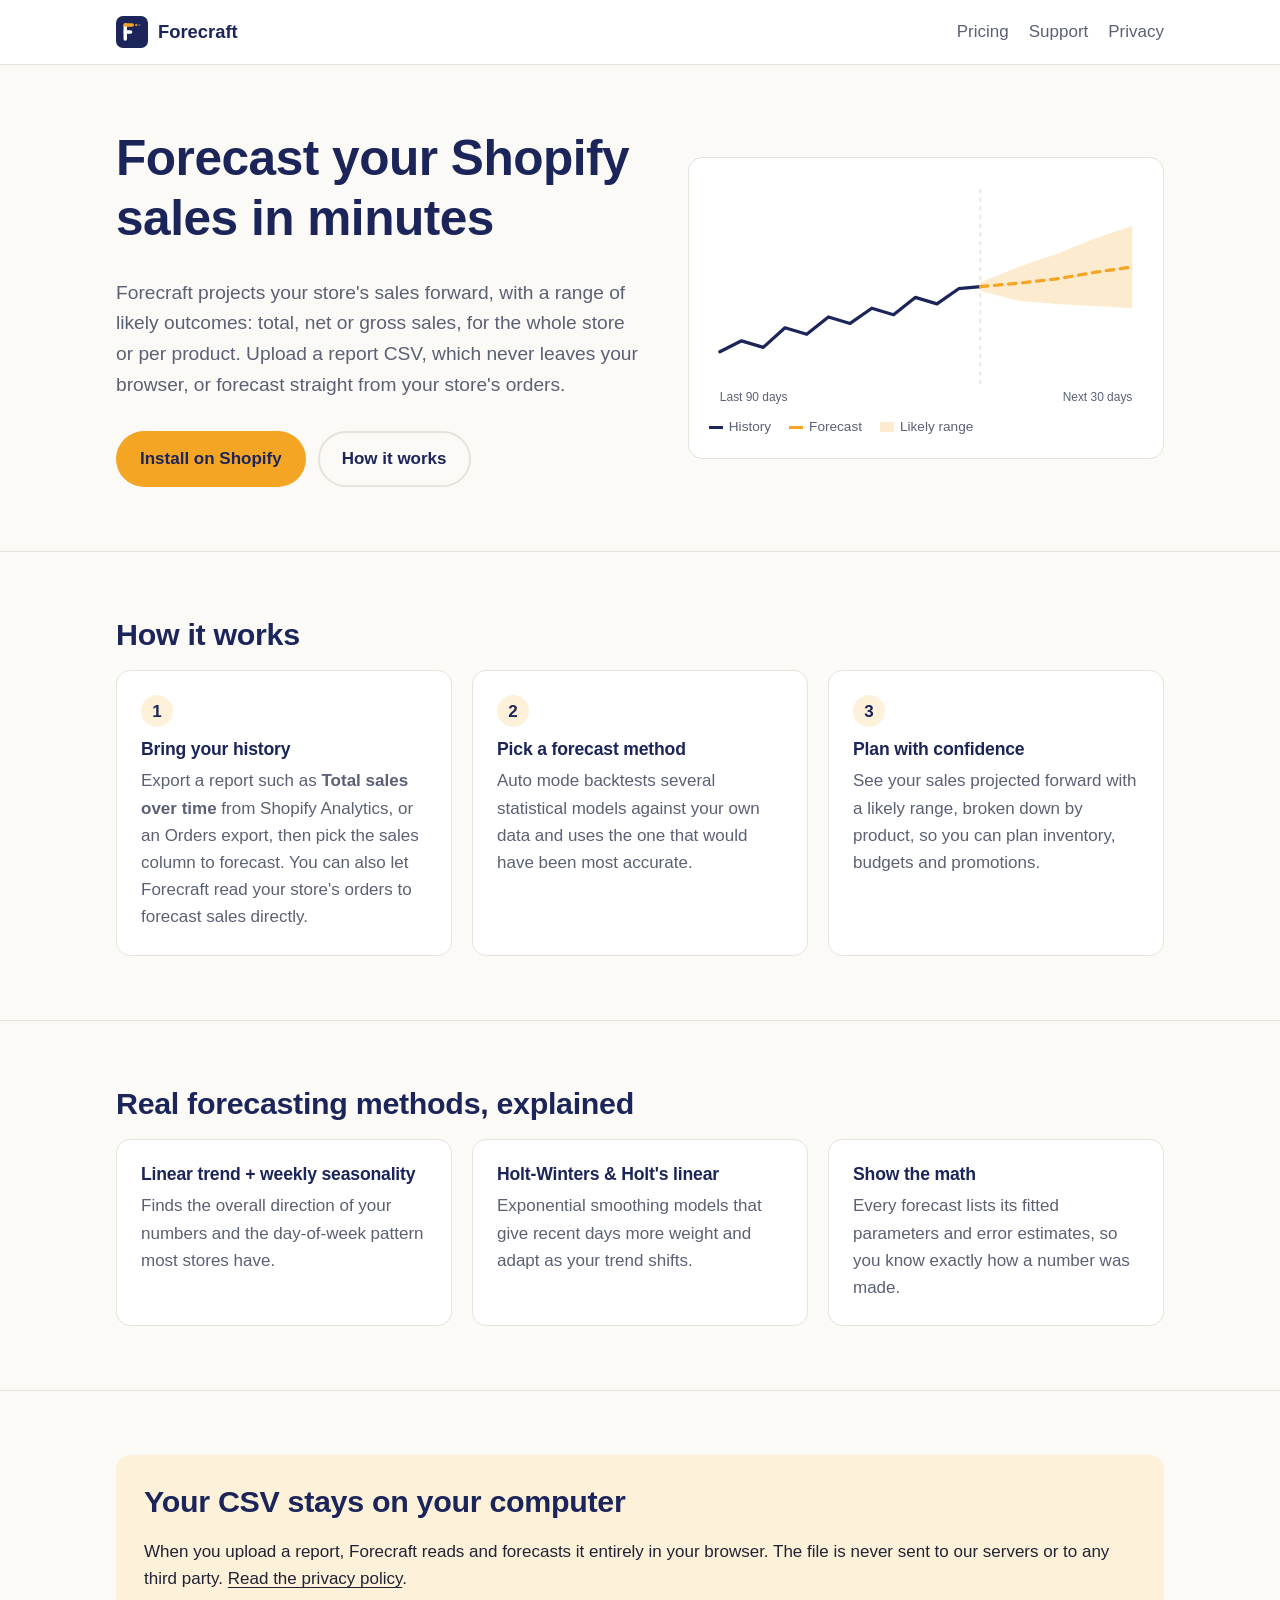
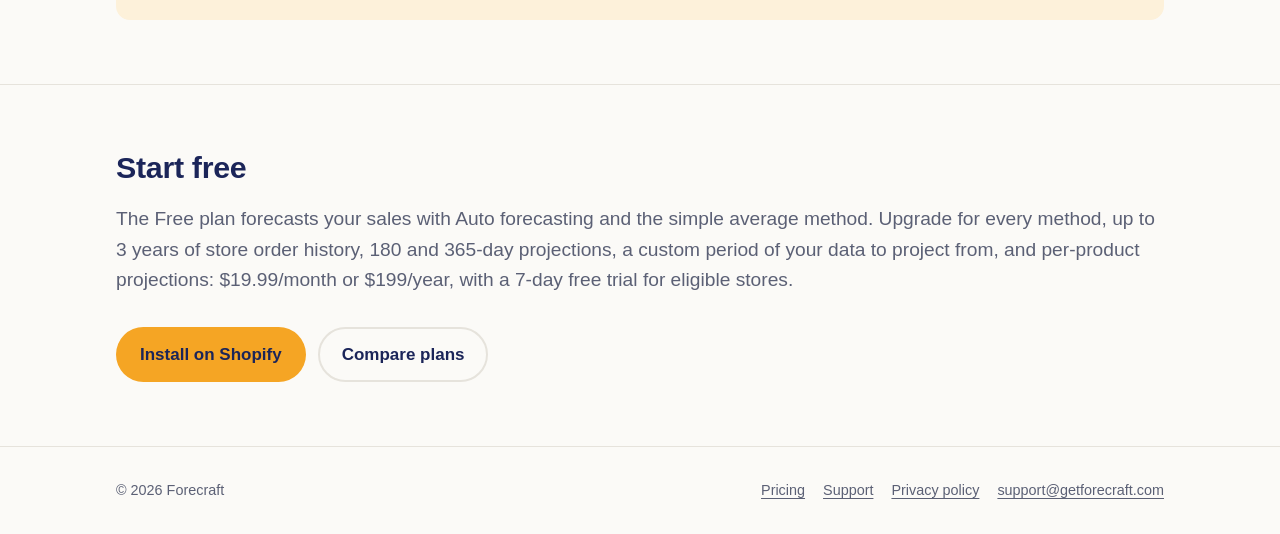
<file: index.html>
<!doctype html>
<html lang="en">
<head>
  <meta charset="utf-8">
  <meta name="viewport" content="width=device-width, initial-scale=1">
  <title>Forecraft – Sales forecasts for Shopify</title>
  <meta name="description" content="Forecraft forecasts your Shopify sales, in total and per product, with confidence ranges. Upload a report CSV or use your store's orders.">
  <link rel="icon" href="assets/favicon.svg" type="image/svg+xml">
  <link rel="icon" href="assets/favicon-32.png" sizes="32x32">
  <link rel="apple-touch-icon" href="assets/apple-touch-icon.png">
  <meta property="og:title" content="Forecraft – Sales forecasts for Shopify">
  <meta property="og:description" content="Forecast your Shopify sales from a CSV or your store's orders.">
  <meta property="og:image" content="assets/app-icon-1200.png">
  <link rel="stylesheet" href="assets/styles.css">
</head>
<body>
  <header class="site-header">
    <div class="wrap">
      <a class="brand" href="./"><img src="assets/forecraft-icon.svg" alt="">Forecraft</a>
      <nav class="site-nav" aria-label="Main">
        <a href="pricing.html">Pricing</a>
        <a href="support.html">Support</a>
        <a href="privacy.html">Privacy</a>
      </nav>
    </div>
  </header>

  <main>
    <section>
      <div class="wrap hero">
        <div>
          <h1>Forecast your Shopify sales in minutes</h1>
          <p class="lead">Forecraft projects your store's sales forward, with a range of likely outcomes: total, net or gross sales, for the whole store or per product. Upload a report CSV, which never leaves your browser, or forecast straight from your store's orders.</p>
          <div class="btn-row">
            <!-- TODO: replace with the real App Store listing URL once published -->
            <a class="btn btn-primary" href="https://apps.shopify.com/forecraft">Install on Shopify</a>
            <a class="btn btn-secondary" href="#how-it-works">How it works</a>
          </div>
        </div>
        <figure class="chart-card" style="margin:0">
          <svg viewBox="0 0 400 210" role="img" aria-label="Example chart: past daily sales followed by a forecast line with a shaded confidence band">
            <line x1="250" y1="10" x2="250" y2="190" stroke="var(--border)" stroke-width="1.5" stroke-dasharray="4 4"/>
            <path d="M250 96 L285 82 L320 70 L355 56 L390 44 L390 120 L355 118 L320 116 L285 113 L250 104 Z" fill="var(--chart-band)"/>
            <polyline fill="none" stroke="var(--chart-history)" stroke-width="3" stroke-linejoin="round" stroke-linecap="round"
              points="10,160 30,150 50,156 70,138 90,144 110,128 130,134 150,120 170,126 190,110 210,116 230,102 250,100"/>
            <polyline fill="none" stroke="var(--amber)" stroke-width="3" stroke-dasharray="7 6" stroke-linecap="round"
              points="250,100 285,97 320,93 355,87 390,82"/>
            <text x="10" y="205" font-size="11" fill="var(--muted)">Last 90 days</text>
            <text x="390" y="205" font-size="11" fill="var(--muted)" text-anchor="end">Next 30 days</text>
          </svg>
          <figcaption class="chart-legend">
            <span>History</span>
            <span class="forecast">Forecast</span>
            <span class="band">Likely range</span>
          </figcaption>
        </figure>
      </div>
    </section>

    <section id="how-it-works">
      <div class="wrap">
        <h2>How it works</h2>
        <div class="grid">
          <div class="card">
            <div class="step-num">1</div>
            <h3>Bring your history</h3>
            <p>Export a report such as <strong>Total sales over time</strong> from Shopify Analytics, or an Orders export, then pick the sales column to forecast. You can also let Forecraft read your store's orders to forecast sales directly.</p>
          </div>
          <div class="card">
            <div class="step-num">2</div>
            <h3>Pick a forecast method</h3>
            <p>Auto mode backtests several statistical models against your own data and uses the one that would have been most accurate.</p>
          </div>
          <div class="card">
            <div class="step-num">3</div>
            <h3>Plan with confidence</h3>
            <p>See your sales projected forward with a likely range, broken down by product, so you can plan inventory, budgets and promotions.</p>
          </div>
        </div>
      </div>
    </section>

    <section>
      <div class="wrap">
        <h2>Real forecasting methods, explained</h2>
        <div class="grid">
          <div class="card">
            <h3>Linear trend + weekly seasonality</h3>
            <p>Finds the overall direction of your numbers and the day-of-week pattern most stores have.</p>
          </div>
          <div class="card">
            <h3>Holt-Winters &amp; Holt's linear</h3>
            <p>Exponential smoothing models that give recent days more weight and adapt as your trend shifts.</p>
          </div>
          <div class="card">
            <h3>Show the math</h3>
            <p>Every forecast lists its fitted parameters and error estimates, so you know exactly how a number was made.</p>
          </div>
        </div>
      </div>
    </section>

    <section>
      <div class="wrap">
        <div class="callout">
          <h2>Your CSV stays on your computer</h2>
          <p>When you upload a report, Forecraft reads and forecasts it entirely in your browser. The file is never sent to our servers or to any third party. <a href="privacy.html">Read the privacy policy</a>.</p>
        </div>
      </div>
    </section>

    <section>
      <div class="wrap">
        <h2>Start free</h2>
        <p class="lead">The Free plan forecasts your sales with Auto forecasting and the simple average method. Upgrade for every method, up to 3 years of store order history, 180 and 365-day projections, a custom period of your data to project from, and per-product projections: $19.99/month or $199/year, with a 7-day free trial for eligible stores.</p>
        <div class="btn-row">
          <a class="btn btn-primary" href="https://apps.shopify.com/forecraft">Install on Shopify</a>
          <a class="btn btn-secondary" href="pricing.html">Compare plans</a>
        </div>
      </div>
    </section>
  </main>

  <footer class="site-footer">
    <div class="wrap">
      <span>© 2026 Forecraft</span>
      <nav aria-label="Footer">
        <a href="pricing.html">Pricing</a>
        <a href="support.html">Support</a>
        <a href="privacy.html">Privacy policy</a>
        <a href="mailto:support@getforecraft.com">support@getforecraft.com</a>
      </nav>
    </div>
  </footer>
</body>
</html>
</file>
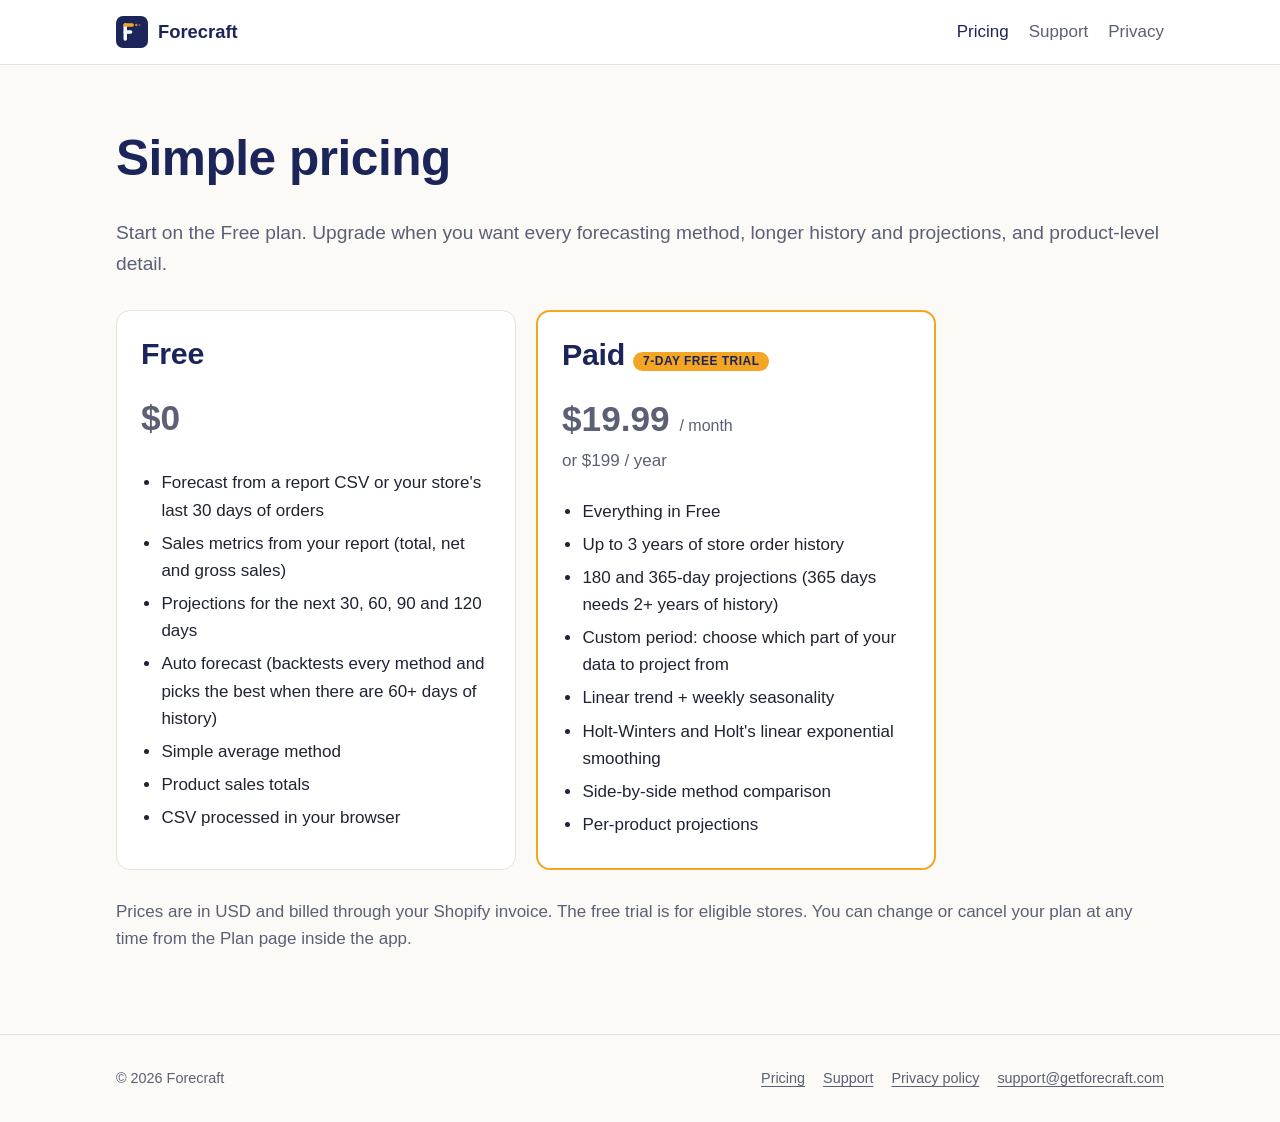
<file: pricing.html>
<!doctype html>
<html lang="en">
<head>
  <meta charset="utf-8">
  <meta name="viewport" content="width=device-width, initial-scale=1">
  <title>Pricing – Forecraft</title>
  <meta name="description" content="Forecraft plans: Free, or $19.99/month and $199/year for every forecast method, longer history and projections, and per-product projections.">
  <link rel="icon" href="assets/favicon.svg" type="image/svg+xml">
  <link rel="icon" href="assets/favicon-32.png" sizes="32x32">
  <link rel="apple-touch-icon" href="assets/apple-touch-icon.png">
  <link rel="stylesheet" href="assets/styles.css">
</head>
<body>
  <header class="site-header">
    <div class="wrap">
      <a class="brand" href="./"><img src="assets/forecraft-icon.svg" alt="">Forecraft</a>
      <nav class="site-nav" aria-label="Main">
        <a href="pricing.html" aria-current="page">Pricing</a>
        <a href="support.html">Support</a>
        <a href="privacy.html">Privacy</a>
      </nav>
    </div>
  </header>

  <main>
    <section>
      <div class="wrap">
        <h1>Simple pricing</h1>
        <p class="lead">Start on the Free plan. Upgrade when you want every forecasting method, longer history and projections, and product-level detail.</p>

        <div class="plans">
          <div class="card plan">
            <h2>Free</h2>
            <p class="price">$0</p>
            <ul>
              <li>Forecast from a report CSV or your store's last 30 days of orders</li>
              <li>Sales metrics from your report (total, net and gross sales)</li>
              <li>Projections for the next 30, 60, 90 and 120 days</li>
              <li>Auto forecast (backtests every method and picks the best when there are 60+ days of history)</li>
              <li>Simple average method</li>
              <li>Product sales totals</li>
              <li>CSV processed in your browser</li>
            </ul>
          </div>

          <div class="card plan featured">
            <h2>Paid <span class="badge">7-day free trial</span></h2>
            <p class="price">$19.99 <small>/ month</small></p>
            <p class="meta" style="margin:0">or $199 / year</p>
            <ul>
              <li>Everything in Free</li>
              <li>Up to 3 years of store order history</li>
              <li>180 and 365-day projections (365 days needs 2+ years of history)</li>
              <li>Custom period: choose which part of your data to project from</li>
              <li>Linear trend + weekly seasonality</li>
              <li>Holt-Winters and Holt's linear exponential smoothing</li>
              <li>Side-by-side method comparison</li>
              <li>Per-product projections</li>
            </ul>
          </div>
        </div>

        <p class="meta" style="margin-top:28px">Prices are in USD and billed through your Shopify invoice. The free trial is for eligible stores. You can change or cancel your plan at any time from the Plan page inside the app.</p>
      </div>
    </section>
  </main>

  <footer class="site-footer">
    <div class="wrap">
      <span>© 2026 Forecraft</span>
      <nav aria-label="Footer">
        <a href="pricing.html">Pricing</a>
        <a href="support.html">Support</a>
        <a href="privacy.html">Privacy policy</a>
        <a href="mailto:support@getforecraft.com">support@getforecraft.com</a>
      </nav>
    </div>
  </footer>
</body>
</html>
</file>
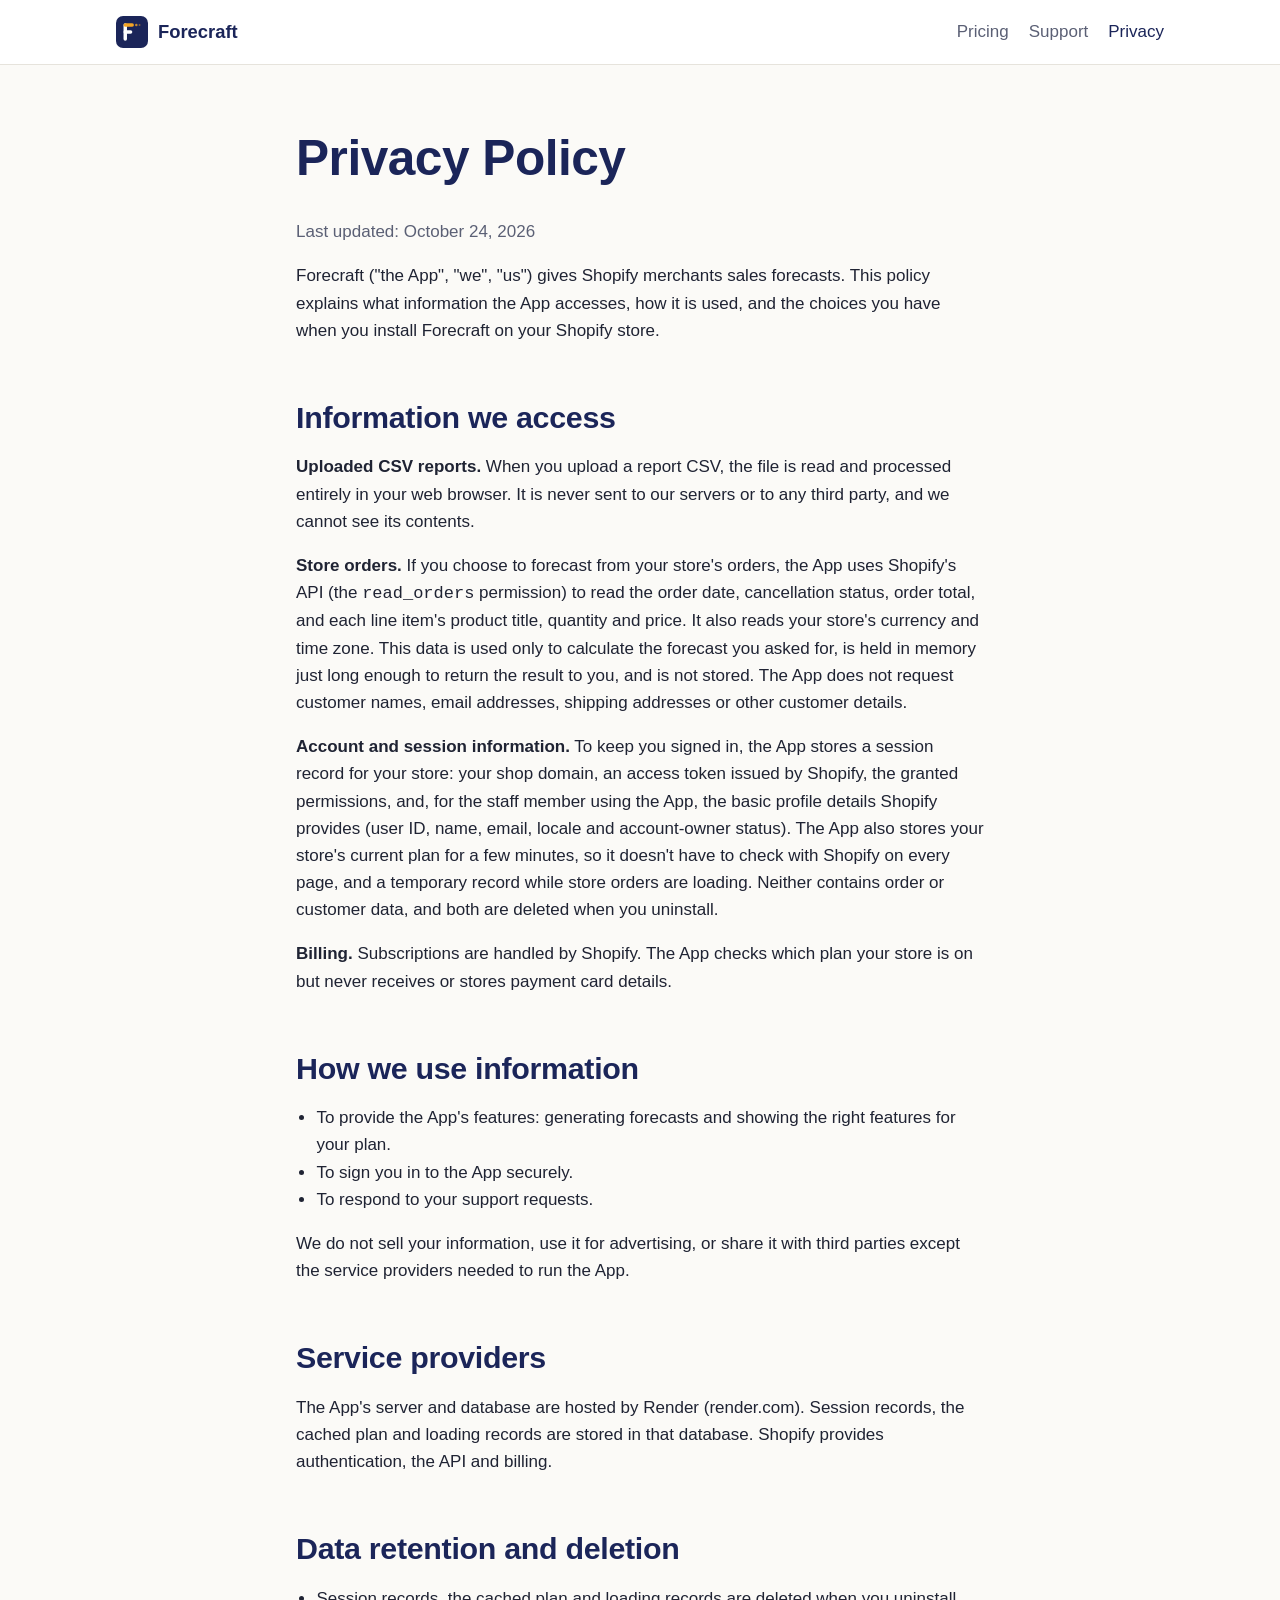
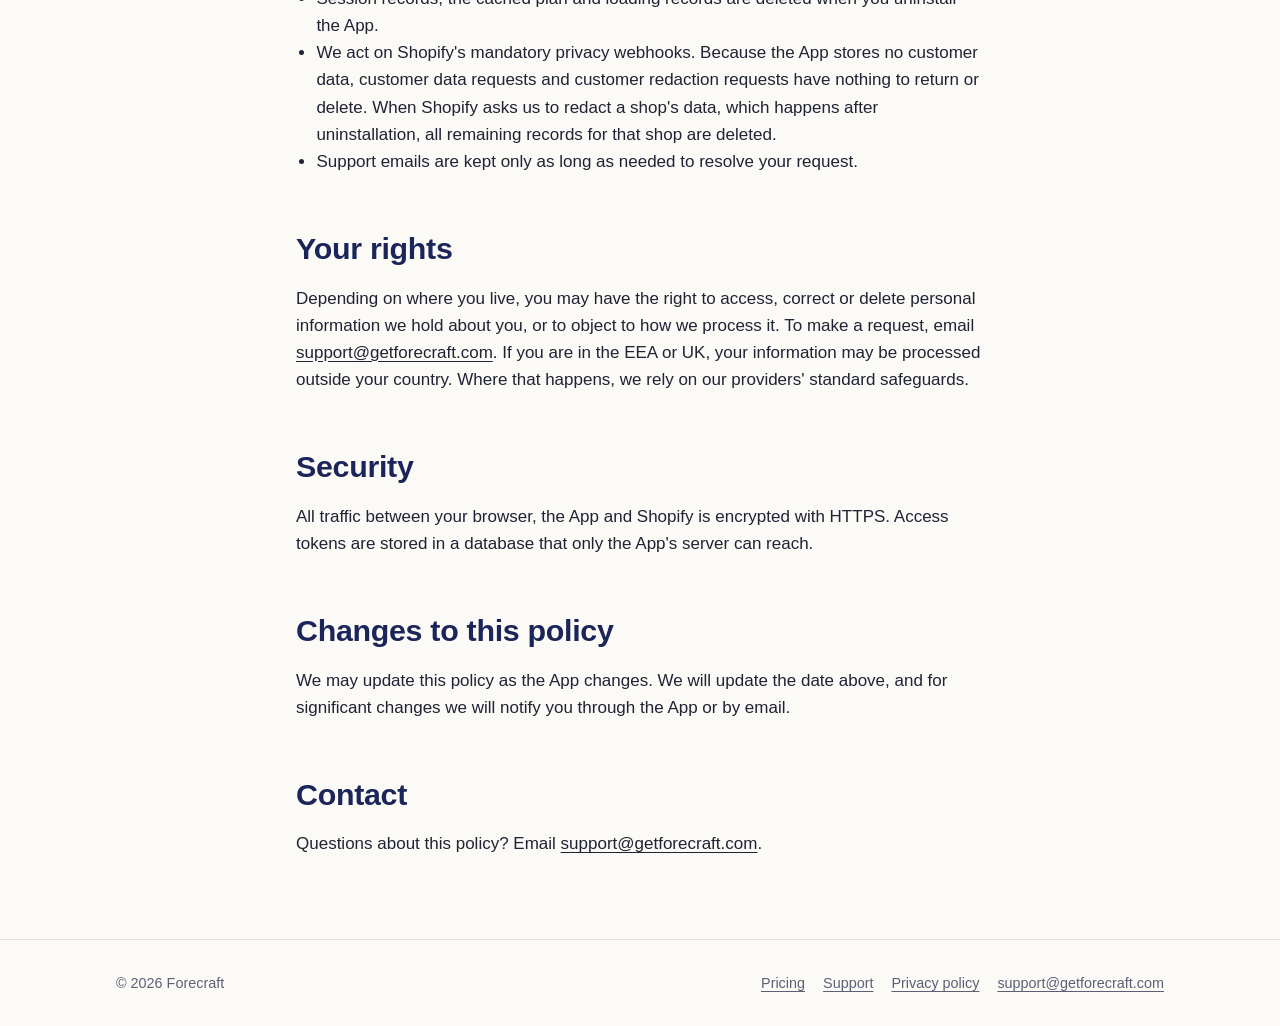
<file: privacy.html>
<!doctype html>
<html lang="en">
<head>
  <meta charset="utf-8">
  <meta name="viewport" content="width=device-width, initial-scale=1">
  <title>Privacy Policy – Forecraft</title>
  <meta name="description" content="How Forecraft handles your store's data.">
  <link rel="icon" href="assets/favicon.svg" type="image/svg+xml">
  <link rel="icon" href="assets/favicon-32.png" sizes="32x32">
  <link rel="apple-touch-icon" href="assets/apple-touch-icon.png">
  <link rel="stylesheet" href="assets/styles.css">
</head>
<body>
  <header class="site-header">
    <div class="wrap">
      <a class="brand" href="./"><img src="assets/forecraft-icon.svg" alt="">Forecraft</a>
      <nav class="site-nav" aria-label="Main">
        <a href="pricing.html">Pricing</a>
        <a href="support.html">Support</a>
        <a href="privacy.html" aria-current="page">Privacy</a>
      </nav>
    </div>
  </header>

  <main>
    <section>
      <div class="wrap prose">
        <h1>Privacy Policy</h1>
        <p class="meta">Last updated: October 24, 2026</p>

        <p>Forecraft ("the App", "we", "us") gives Shopify merchants sales forecasts. This policy explains what information the App accesses, how it is used, and the choices you have when you install Forecraft on your Shopify store.</p>

        <h2>Information we access</h2>
        <p><strong>Uploaded CSV reports.</strong> When you upload a report CSV, the file is read and processed entirely in your web browser. It is never sent to our servers or to any third party, and we cannot see its contents.</p>
        <p><strong>Store orders.</strong> If you choose to forecast from your store's orders, the App uses Shopify's API (the <code>read_orders</code> permission) to read the order date, cancellation status, order total, and each line item's product title, quantity and price. It also reads your store's currency and time zone. This data is used only to calculate the forecast you asked for, is held in memory just long enough to return the result to you, and is not stored. The App does not request customer names, email addresses, shipping addresses or other customer details.</p>
        <p><strong>Account and session information.</strong> To keep you signed in, the App stores a session record for your store: your shop domain, an access token issued by Shopify, the granted permissions, and, for the staff member using the App, the basic profile details Shopify provides (user ID, name, email, locale and account-owner status). The App also stores your store's current plan for a few minutes, so it doesn't have to check with Shopify on every page, and a temporary record while store orders are loading. Neither contains order or customer data, and both are deleted when you uninstall.</p>
        <p><strong>Billing.</strong> Subscriptions are handled by Shopify. The App checks which plan your store is on but never receives or stores payment card details.</p>

        <h2>How we use information</h2>
        <ul>
          <li>To provide the App's features: generating forecasts and showing the right features for your plan.</li>
          <li>To sign you in to the App securely.</li>
          <li>To respond to your support requests.</li>
        </ul>
        <p>We do not sell your information, use it for advertising, or share it with third parties except the service providers needed to run the App.</p>

        <h2>Service providers</h2>
        <p>The App's server and database are hosted by Render (render.com). Session records, the cached plan and loading records are stored in that database. Shopify provides authentication, the API and billing.</p>

        <h2>Data retention and deletion</h2>
        <ul>
          <li>Session records, the cached plan and loading records are deleted when you uninstall the App.</li>
          <li>We act on Shopify's mandatory privacy webhooks. Because the App stores no customer data, customer data requests and customer redaction requests have nothing to return or delete. When Shopify asks us to redact a shop's data, which happens after uninstallation, all remaining records for that shop are deleted.</li>
          <li>Support emails are kept only as long as needed to resolve your request.</li>
        </ul>

        <h2>Your rights</h2>
        <p>Depending on where you live, you may have the right to access, correct or delete personal information we hold about you, or to object to how we process it. To make a request, email <a href="mailto:support@getforecraft.com">support@getforecraft.com</a>. If you are in the EEA or UK, your information may be processed outside your country. Where that happens, we rely on our providers' standard safeguards.</p>

        <h2>Security</h2>
        <p>All traffic between your browser, the App and Shopify is encrypted with HTTPS. Access tokens are stored in a database that only the App's server can reach.</p>

        <h2>Changes to this policy</h2>
        <p>We may update this policy as the App changes. We will update the date above, and for significant changes we will notify you through the App or by email.</p>

        <h2>Contact</h2>
        <p>Questions about this policy? Email <a href="mailto:support@getforecraft.com">support@getforecraft.com</a>.</p>
      </div>
    </section>
  </main>

  <footer class="site-footer">
    <div class="wrap">
      <span>© 2026 Forecraft</span>
      <nav aria-label="Footer">
        <a href="pricing.html">Pricing</a>
        <a href="support.html">Support</a>
        <a href="privacy.html">Privacy policy</a>
        <a href="mailto:support@getforecraft.com">support@getforecraft.com</a>
      </nav>
    </div>
  </footer>
</body>
</html>
</file>
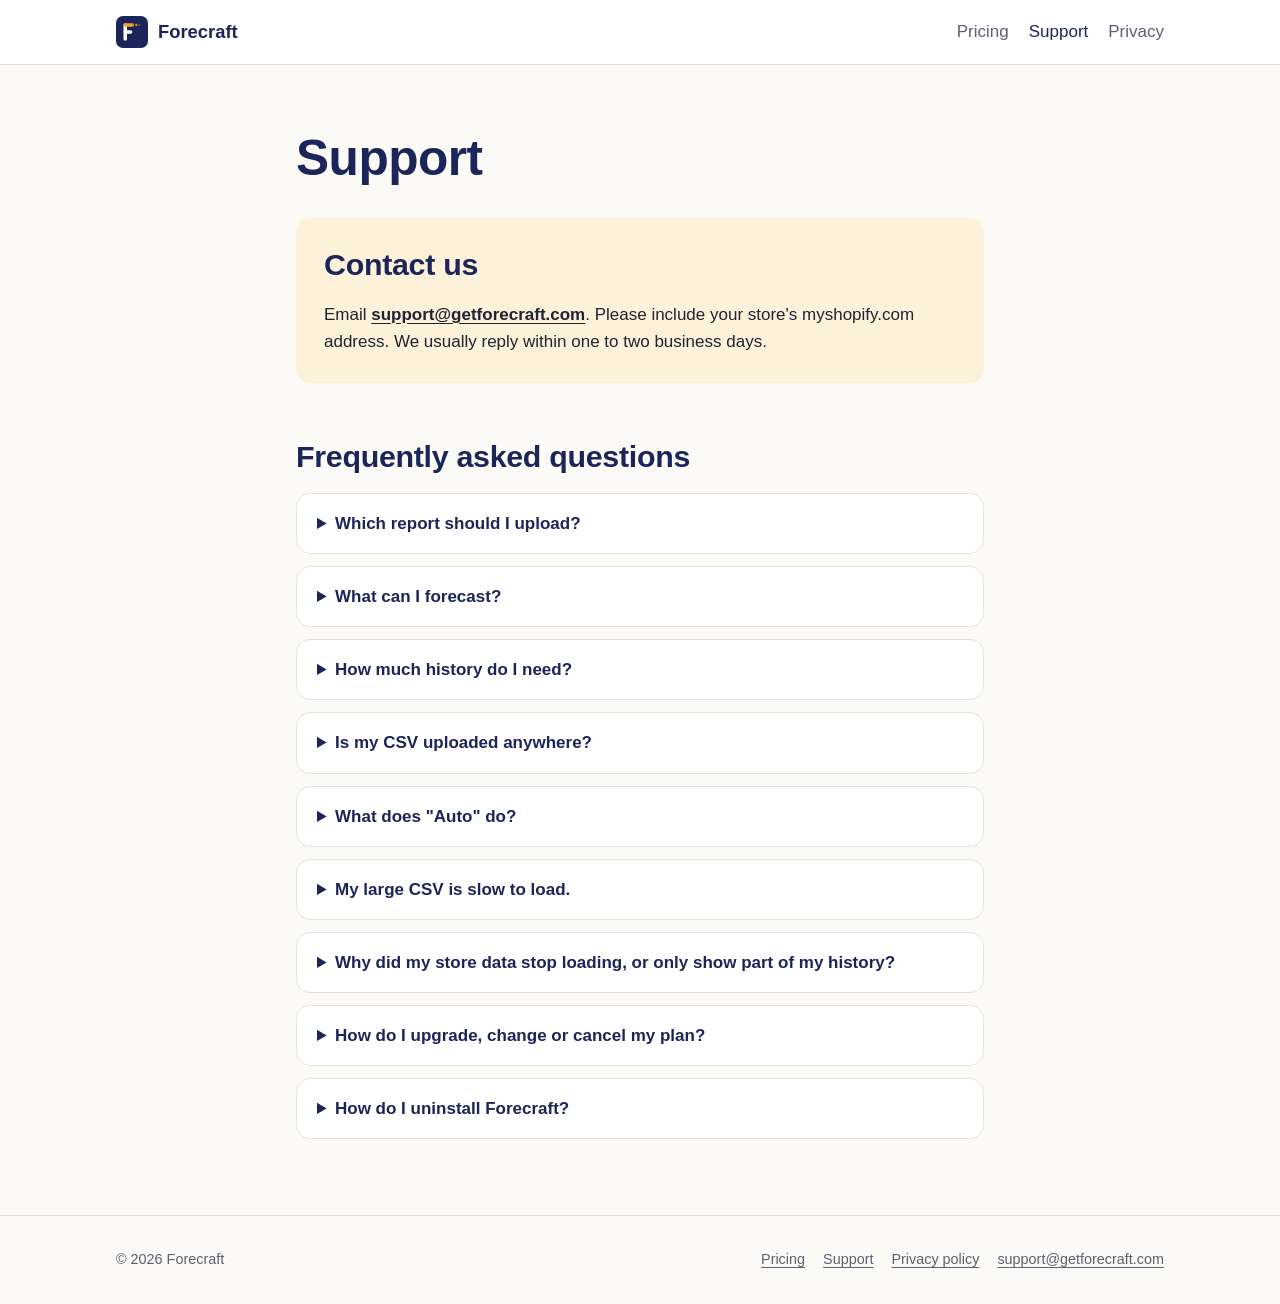
<file: support.html>
<!doctype html>
<html lang="en">
<head>
  <meta charset="utf-8">
  <meta name="viewport" content="width=device-width, initial-scale=1">
  <title>Support – Forecraft</title>
  <meta name="description" content="Get help with Forecraft: contact support and answers to common questions.">
  <link rel="icon" href="assets/favicon.svg" type="image/svg+xml">
  <link rel="icon" href="assets/favicon-32.png" sizes="32x32">
  <link rel="apple-touch-icon" href="assets/apple-touch-icon.png">
  <link rel="stylesheet" href="assets/styles.css">
</head>
<body>
  <header class="site-header">
    <div class="wrap">
      <a class="brand" href="./"><img src="assets/forecraft-icon.svg" alt="">Forecraft</a>
      <nav class="site-nav" aria-label="Main">
        <a href="pricing.html">Pricing</a>
        <a href="support.html" aria-current="page">Support</a>
        <a href="privacy.html">Privacy</a>
      </nav>
    </div>
  </header>

  <main>
    <section>
      <div class="wrap prose">
        <h1>Support</h1>
        <div class="callout">
          <h2 style="margin-top:0">Contact us</h2>
          <p>Email <a href="mailto:support@getforecraft.com"><strong>support@getforecraft.com</strong></a>. Please include your store's myshopify.com address. We usually reply within one to two business days.</p>
        </div>

        <h2>Frequently asked questions</h2>

        <details>
          <summary>Which report should I upload?</summary>
          <p>In Shopify admin, go to <strong>Analytics → Reports</strong> and open a report grouped by day, for example <strong>Total sales over time</strong>. Choose a date range of at least 60 days, then click <strong>Export → CSV</strong>. An Orders export (<strong>Orders → Export</strong>) also works and gives you per-product sales.</p>
        </details>

        <details>
          <summary>What can I forecast?</summary>
          <p>Sales only. From a CSV, any sales column in the report, such as total, net or gross sales; choose it under <strong>Metric to project</strong> after uploading. Orders, units sold, returns, discounts, shipping and taxes aren't forecast. With an Orders export, you can also forecast sales per product. When Forecraft reads your store's orders directly, it forecasts total sales and net sales per product. Projections cover the next 30, 60, 90 and 120 days, plus 180 and 365 days on the paid plan, where you can also choose which part of your uploaded or store data to project from under <strong>Custom period</strong>. When reading your store's orders, the Free plan analyzes the last 30 days; the paid plan can analyze up to 3 years.</p>
        </details>

        <details>
          <summary>How much history do I need?</summary>
          <p>Forecraft can forecast from as little as 7 days, but 60 days or more gives a much steadier forecast: Auto needs 60+ days to compare methods, and weekly seasonality is applied once there are 21 or more days of daily data. The 365-day projection needs at least 730 days (2 years) of history, and 1,095 days (3 years) is recommended; with 2 or more years, Forecraft also learns your yearly pattern, such as holiday peaks, when the history shows a clear one. On the Free plan, store data uses the last 30 days; for longer history, upload a report CSV or upgrade to analyze up to 3 years of orders.</p>
        </details>

        <details>
          <summary>Is my CSV uploaded anywhere?</summary>
          <p>No. An uploaded CSV is read and forecast entirely in your browser and never reaches our servers. See the <a href="privacy.html">privacy policy</a> for details.</p>
        </details>

        <details>
          <summary>What does "Auto" do?</summary>
          <p>Auto backtests each forecast method on the most recent part of your history and uses the one that would have predicted it most accurately. With less than 60 days of history there isn't enough to backtest, so Auto uses the linear trend method.</p>
        </details>

        <details>
          <summary>My large CSV is slow to load.</summary>
          <p>Big files take longer because everything is processed on your computer. Give it a moment. If it fails, try a shorter date range or a report grouped by day instead of an Orders export.</p>
        </details>

        <details>
          <summary>Why did my store data stop loading, or only show part of my history?</summary>
          <p>Forecraft loads store data one period at a time per store. If you start a load in another tab or window, the earlier one stops and says so; reload that page to load it there. Each load reads up to 50,000 orders, newest first, so very busy stores may get a shorter history than they picked. For more, upload a report CSV. Per-product projections cover your top 250 products by sales.</p>
        </details>

        <details>
          <summary>How do I upgrade, change or cancel my plan?</summary>
          <p>Open Forecraft in your Shopify admin and click <strong>Upgrade</strong> (or <strong>Plan</strong>) in the app menu, then <strong>View plans</strong>. Billing goes through Shopify, so charges appear on your Shopify invoice. Uninstalling the app also cancels your subscription.</p>
        </details>

        <details>
          <summary>How do I uninstall Forecraft?</summary>
          <p>In Shopify admin, go to <strong>Settings → Apps</strong>, find Forecraft, and choose <strong>Uninstall</strong>. Everything the app stores for your store (your session, cached plan and any loading record) is deleted when you uninstall.</p>
        </details>
      </div>
    </section>
  </main>

  <footer class="site-footer">
    <div class="wrap">
      <span>© 2026 Forecraft</span>
      <nav aria-label="Footer">
        <a href="pricing.html">Pricing</a>
        <a href="support.html">Support</a>
        <a href="privacy.html">Privacy policy</a>
        <a href="mailto:support@getforecraft.com">support@getforecraft.com</a>
      </nav>
    </div>
  </footer>
</body>
</html>
</file>
<file: assets/styles.css>
:root {
  --navy: #1b2559;
  --amber: #f5a524;
  --amber-ink: #1b2559;
  --bg: #fbfaf7;
  --surface: #ffffff;
  --text: #1f2333;
  --muted: #5b6075;
  --heading: var(--navy);
  --border: #e6e3dc;
  --accent-soft: #fdf1da;
  --chart-history: #1b2559;
  --chart-band: rgba(245, 165, 36, 0.22);
  --radius: 14px;
  --max: 1080px;
  color-scheme: light;
}

@media (prefers-color-scheme: dark) {
  :root:not([data-theme="light"]) {
    --bg: #0f1430;
    --surface: #161c3d;
    --text: #e7e9f3;
    --muted: #a3a8c3;
    --heading: #ffffff;
    --border: #283063;
    --accent-soft: #2a2a3a;
    --chart-history: #c9cff0;
    --chart-band: rgba(245, 165, 36, 0.25);
    color-scheme: dark;
  }
}

:root[data-theme="dark"] {
  --bg: #0f1430;
  --surface: #161c3d;
  --text: #e7e9f3;
  --muted: #a3a8c3;
  --heading: #ffffff;
  --border: #283063;
  --accent-soft: #2a2a3a;
  --chart-history: #c9cff0;
  --chart-band: rgba(245, 165, 36, 0.25);
  color-scheme: dark;
}

*,
*::before,
*::after {
  box-sizing: border-box;
}

html {
  -webkit-text-size-adjust: 100%;
}

body {
  margin: 0;
  background: var(--bg);
  color: var(--text);
  font: 17px/1.6 -apple-system, BlinkMacSystemFont, "Segoe UI", Inter, Roboto, "Helvetica Neue", Arial, sans-serif;
}

a {
  color: inherit;
  text-underline-offset: 3px;
}

h1,
h2,
h3 {
  color: var(--heading);
  line-height: 1.2;
  letter-spacing: -0.01em;
}

h1 {
  font-size: clamp(2rem, 5vw, 3.1rem);
  margin: 0 0 0.6em;
}

h2 {
  font-size: clamp(1.4rem, 3vw, 1.9rem);
  margin: 0 0 0.6em;
}

h3 {
  font-size: 1.1rem;
  margin: 0 0 0.4em;
}

.wrap {
  max-width: var(--max);
  margin: 0 auto;
  padding: 0 16px;
}

/* Header */
.site-header {
  border-bottom: 1px solid var(--border);
  background: var(--surface);
}

.site-header .wrap {
  display: flex;
  align-items: center;
  justify-content: space-between;
  gap: 16px;
  min-height: 64px;
  flex-wrap: wrap;
}

.brand {
  display: flex;
  align-items: center;
  gap: 10px;
  font-weight: 700;
  font-size: 1.15rem;
  color: var(--heading);
  text-decoration: none;
}

.brand img {
  width: 32px;
  height: 32px;
}

.site-nav {
  display: flex;
  gap: 20px;
  flex-wrap: wrap;
}

.site-nav a {
  color: var(--muted);
  text-decoration: none;
  font-weight: 500;
}

.site-nav a:hover,
.site-nav a[aria-current="page"] {
  color: var(--heading);
}

/* Buttons */
.btn {
  display: inline-block;
  padding: 12px 22px;
  border-radius: 999px;
  font-weight: 600;
  text-decoration: none;
  border: 2px solid transparent;
}

.btn-primary {
  background: var(--amber);
  color: var(--amber-ink);
}

.btn-primary:hover {
  filter: brightness(1.05);
}

.btn-secondary {
  border-color: var(--border);
  color: var(--heading);
}

.btn-row {
  display: flex;
  gap: 12px;
  flex-wrap: wrap;
}

/* Sections */
main section {
  padding: 64px 0;
}

main section + section {
  border-top: 1px solid var(--border);
}

.hero {
  display: grid;
  grid-template-columns: 1.1fr 1fr;
  gap: 48px;
  align-items: center;
}

.lead {
  font-size: 1.2rem;
  color: var(--muted);
  margin: 0 0 1.6em;
}

.chart-card {
  background: var(--surface);
  border: 1px solid var(--border);
  border-radius: var(--radius);
  padding: 20px;
}

.chart-card svg {
  display: block;
  width: 100%;
  height: auto;
}

.chart-legend {
  display: flex;
  gap: 18px;
  flex-wrap: wrap;
  font-size: 0.85rem;
  color: var(--muted);
  margin-top: 10px;
}

.chart-legend span::before {
  content: "";
  display: inline-block;
  width: 14px;
  height: 3px;
  margin-right: 6px;
  vertical-align: middle;
  background: var(--chart-history);
}

.chart-legend .forecast::before {
  background: var(--amber);
}

.chart-legend .band::before {
  height: 10px;
  background: var(--chart-band);
}

.grid {
  display: grid;
  gap: 20px;
  grid-template-columns: repeat(3, 1fr);
}

.card {
  background: var(--surface);
  border: 1px solid var(--border);
  border-radius: var(--radius);
  padding: 24px;
}

.card p {
  margin: 0;
  color: var(--muted);
}

.step-num {
  display: inline-grid;
  place-items: center;
  width: 32px;
  height: 32px;
  border-radius: 50%;
  background: var(--accent-soft);
  color: var(--heading);
  font-weight: 700;
  margin-bottom: 12px;
}

.callout {
  background: var(--accent-soft);
  border-radius: var(--radius);
  padding: 28px;
}

.callout p:last-child {
  margin-bottom: 0;
}

/* Pricing */
.plans {
  display: grid;
  gap: 20px;
  grid-template-columns: repeat(2, 1fr);
  max-width: 820px;
}

.plan {
  display: flex;
  flex-direction: column;
}

.plan.featured {
  border: 2px solid var(--amber);
}

.price {
  font-size: 2.2rem;
  font-weight: 700;
  color: var(--heading);
  margin: 0.2em 0 0;
}

.price small {
  font-size: 1rem;
  font-weight: 500;
  color: var(--muted);
}

.plan ul {
  padding-left: 1.2em;
  margin: 1em 0 0;
}

.plan li {
  margin: 0.35em 0;
}

.badge {
  display: inline-block;
  background: var(--amber);
  color: var(--amber-ink);
  font-size: 0.75rem;
  font-weight: 700;
  padding: 2px 10px;
  border-radius: 999px;
  text-transform: uppercase;
  letter-spacing: 0.04em;
}

/* Prose pages */
.prose {
  max-width: 720px;
}

.prose h2 {
  margin-top: 1.8em;
}

.prose ul {
  padding-left: 1.2em;
}

.meta {
  color: var(--muted);
}

details {
  background: var(--surface);
  border: 1px solid var(--border);
  border-radius: var(--radius);
  padding: 16px 20px;
  margin: 12px 0;
}

summary {
  cursor: pointer;
  font-weight: 600;
  color: var(--heading);
}

details[open] summary {
  margin-bottom: 8px;
}

/* Footer */
.site-footer {
  border-top: 1px solid var(--border);
  padding: 32px 0;
  color: var(--muted);
  font-size: 0.9rem;
}

.site-footer .wrap {
  display: flex;
  justify-content: space-between;
  gap: 16px;
  flex-wrap: wrap;
}

.site-footer nav {
  display: flex;
  gap: 18px;
  flex-wrap: wrap;
}

@media (max-width: 760px) {
  main section {
    padding: 44px 0;
  }

  .hero,
  .grid,
  .plans {
    grid-template-columns: 1fr;
  }

  .hero {
    gap: 32px;
  }
}
</file>
